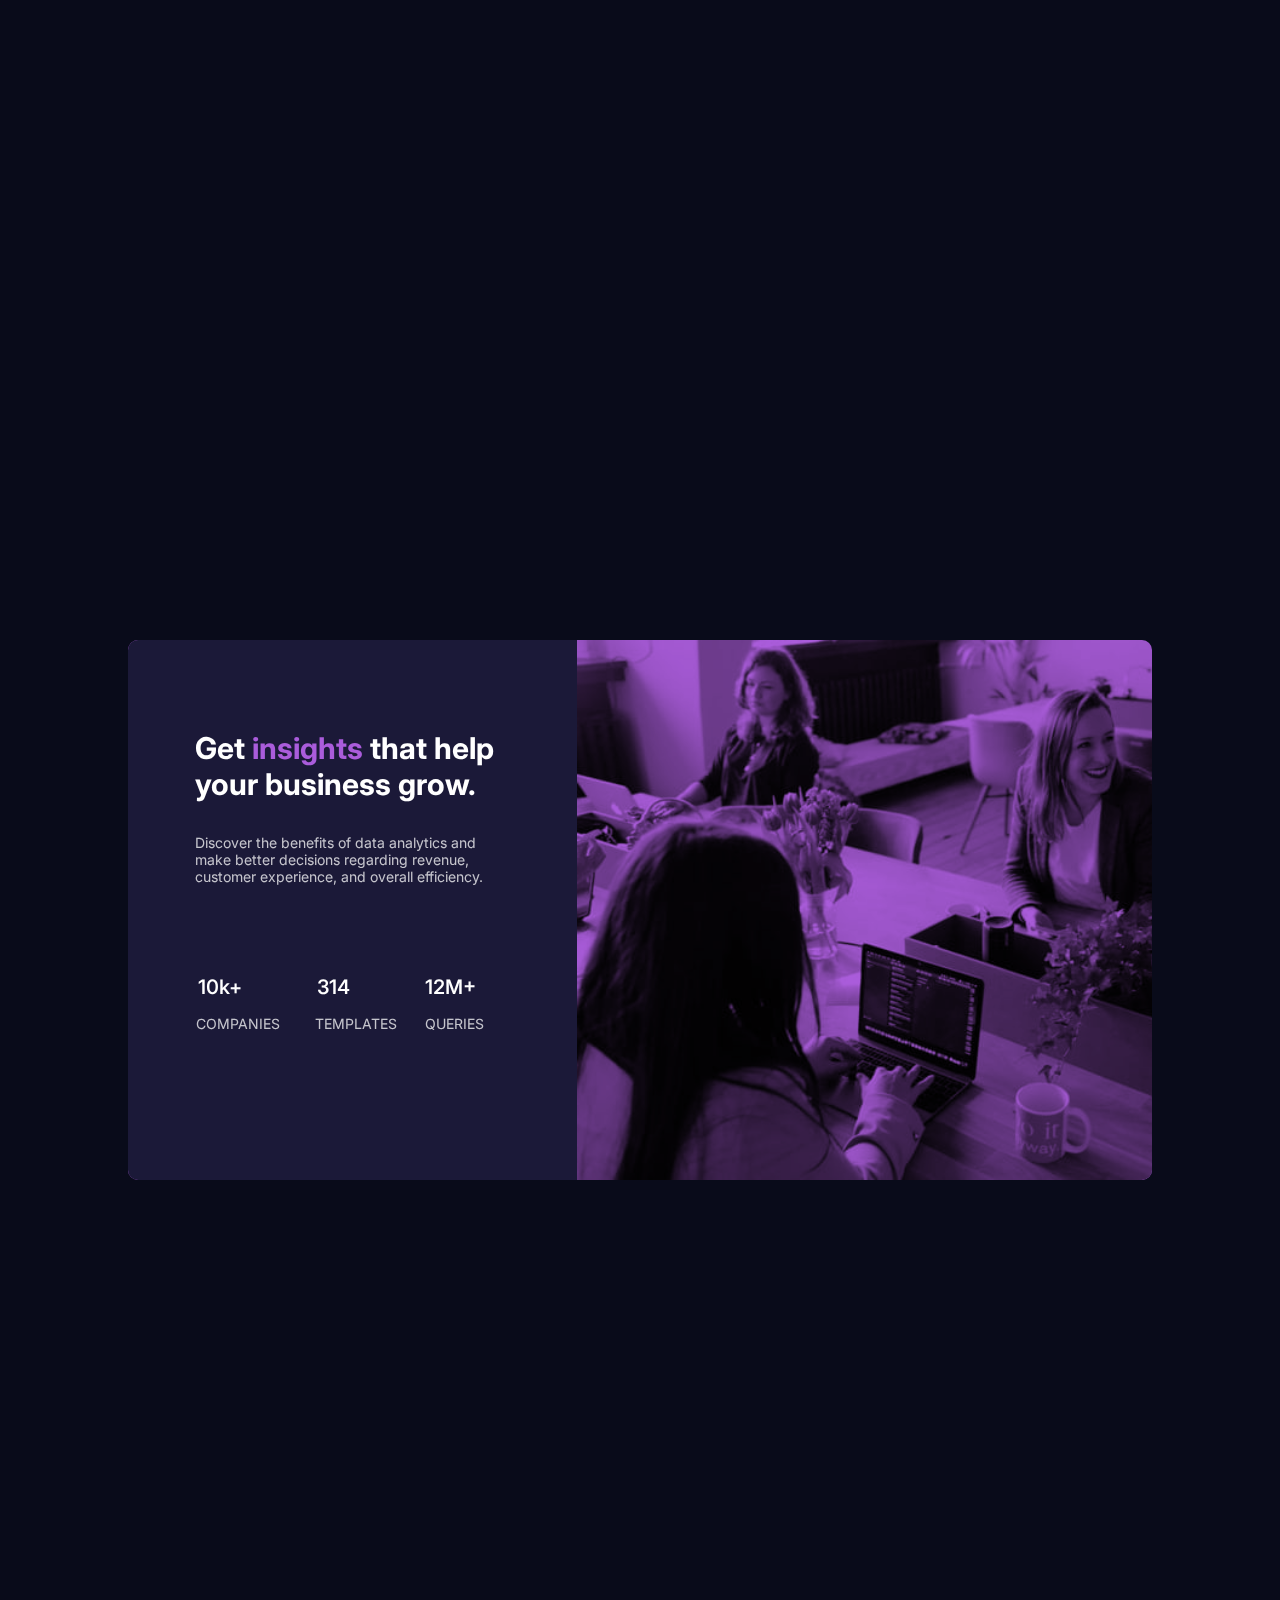
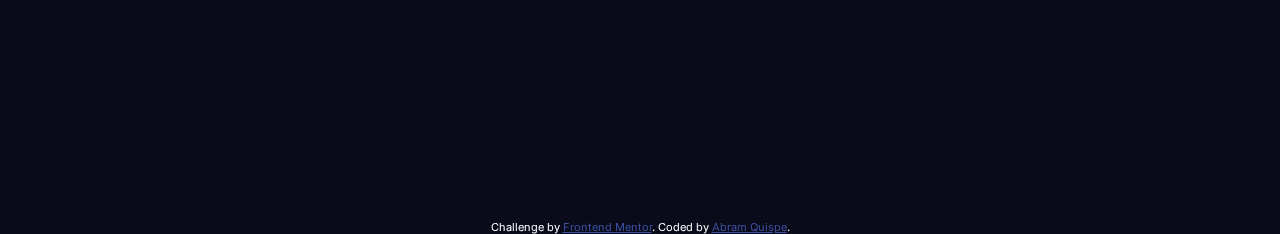
<file: index.html>
<!DOCTYPE html>
<html lang="en">
<head>
  <meta charset="UTF-8">
  <meta name="viewport" content="width=device-width, initial-scale=1.0"> <!-- displays site properly based on user's device -->

  <link rel="icon" type="image/png" sizes="32x32" href="./images/favicon-32x32.png">
  <link rel="stylesheet" href="style.css">
  
  <title>Frontend Mentor | Stats preview card component</title>

  <!-- Feel free to remove these styles or customise in your own stylesheet 👍 -->
  <style>
    .attribution { font-size: 11px; text-align: center; }
    .attribution a { color: hsl(228, 45%, 44%); }
  </style>
</head>
<body>
  
  <div class="cardContainer">
  <div class="textContainer">
    <div class="titleContainer">
      <h2>Get <span class="purple">insights</span> that help your business grow.</h2>
    </div>
  <div class="pContainer">
    <p>Discover the benefits of data analytics and make better decisions regarding revenue, customer 
    experience, and overall efficiency.</p>
  </div>
  <div class="statsContainer">
  <div class="statsdiv">
  <p><span class="stats">10k+</span></p> 
  <p><span class="stats">314</span></p>
  <p><span class="stats">12<span class="upper">m</span>+</span></p>
</div>

  <div class="statText">
    <p><span class="word1">companies</span></p>
    <p><span class="word2">templates</span></p>
    <p><span class="word3">queries</span></p>
  </div>
  </div>
  </div>
  <div class="imgContainer">
    <!--<img src="images/image-header-desktop.jpg">-->
  </div>
  </div>

  <div class="attribution">
    Challenge by <a href="https://www.frontendmentor.io?ref=challenge" target="_blank">Frontend Mentor</a>. 
    Coded by <a href="#">Abram Quispe</a>.
  </div>
  
</body>
</html>
</file>
<file: style.css>
@import url('https://fonts.googleapis.com/css2?family=Inter:wght@400;700&display=swap');
* {
    padding: 0;
    margin: 0;
    box-sizing: border-box;
    font-family: Inter, sans-serif;
}

body {
    display: flex;
    flex-direction: column;
    align-items: center;
    justify-content: center;
    background-color: hsl(233, 47%, 7%);
    color: white;
    
}

.cardContainer {
    
    display: flex;
    flex-direction: row;
    margin-top: 50%;
    margin-bottom: 50%;
    border-radius: 10px;
    margin-left: 20%;
    margin-right: 20%;
    height: 60vh;
    width: 80%;
    overflow: hidden;
    background-color:hsla(277, 64%, 61%, 1);
    
    
    
}



.imgContainer {
    width: 100%;
    height: 100%;
    mix-blend-mode:multiply;
    border-radius: 0 10px 10px 0;
    background-image: url(images/image-header-desktop.jpg);
    background-size: cover;
    
    
    
    
    
}



.textContainer {
    background-color: hsl(244, 38%, 16%);
    font-size: 14px;
    display: flex;
    flex-direction: column;
    align-items: center;
    padding-right: 0;
    width: 78%;
    
}


.titleContainer {
    margin-top: 10vh; 
    width: 70%;
    margin-left: auto;
    margin-right: auto;
    text-align: left;
}


.pContainer {
    margin-top: 2rem;
    text-align: left;
    width: 70%;
    margin-left: auto;
    margin-right: auto;
}
.statsdiv {
    margin-top: 10vh;
    
    display: flex;
    flex-direction: row;
    justify-content: space-around;
    width: 22rem;
    
    
}

.statText {
    
    display: flex;
    flex-direction: row;
    justify-content: space-around;
    width: 24rem;
    margin-top: 1rem;
    text-transform: uppercase;
    padding-right: 2rem;
    margin-left: -1.5rem;
}


.statsContainer {
    display: flex;
    flex-direction: column;
    justify-content: space-around;
    width: 70%;
    
    
}

.purple {
    color:hsl(277, 64%, 61%);
}

h2 {
    color: hsl(0, 0%, 100%);
    font-size: 30px;
    font-weight: bold;
}

p {
    color: hsla(0, 0%, 100%, 0.75);
}

.stats {
    font-weight: 550;
    font-size: 20px;
    color: white;
    padding-right: 1.5rem;
    margin-left: -2.8rem;
    
}

.upper {
    text-transform: uppercase;
}


.word1 {
    padding-left: 0.7rem;
}

.word2 {
    padding-left: 0.4rem;
}

.word3 {
    padding-right: 1.6rem;
}
</file>
